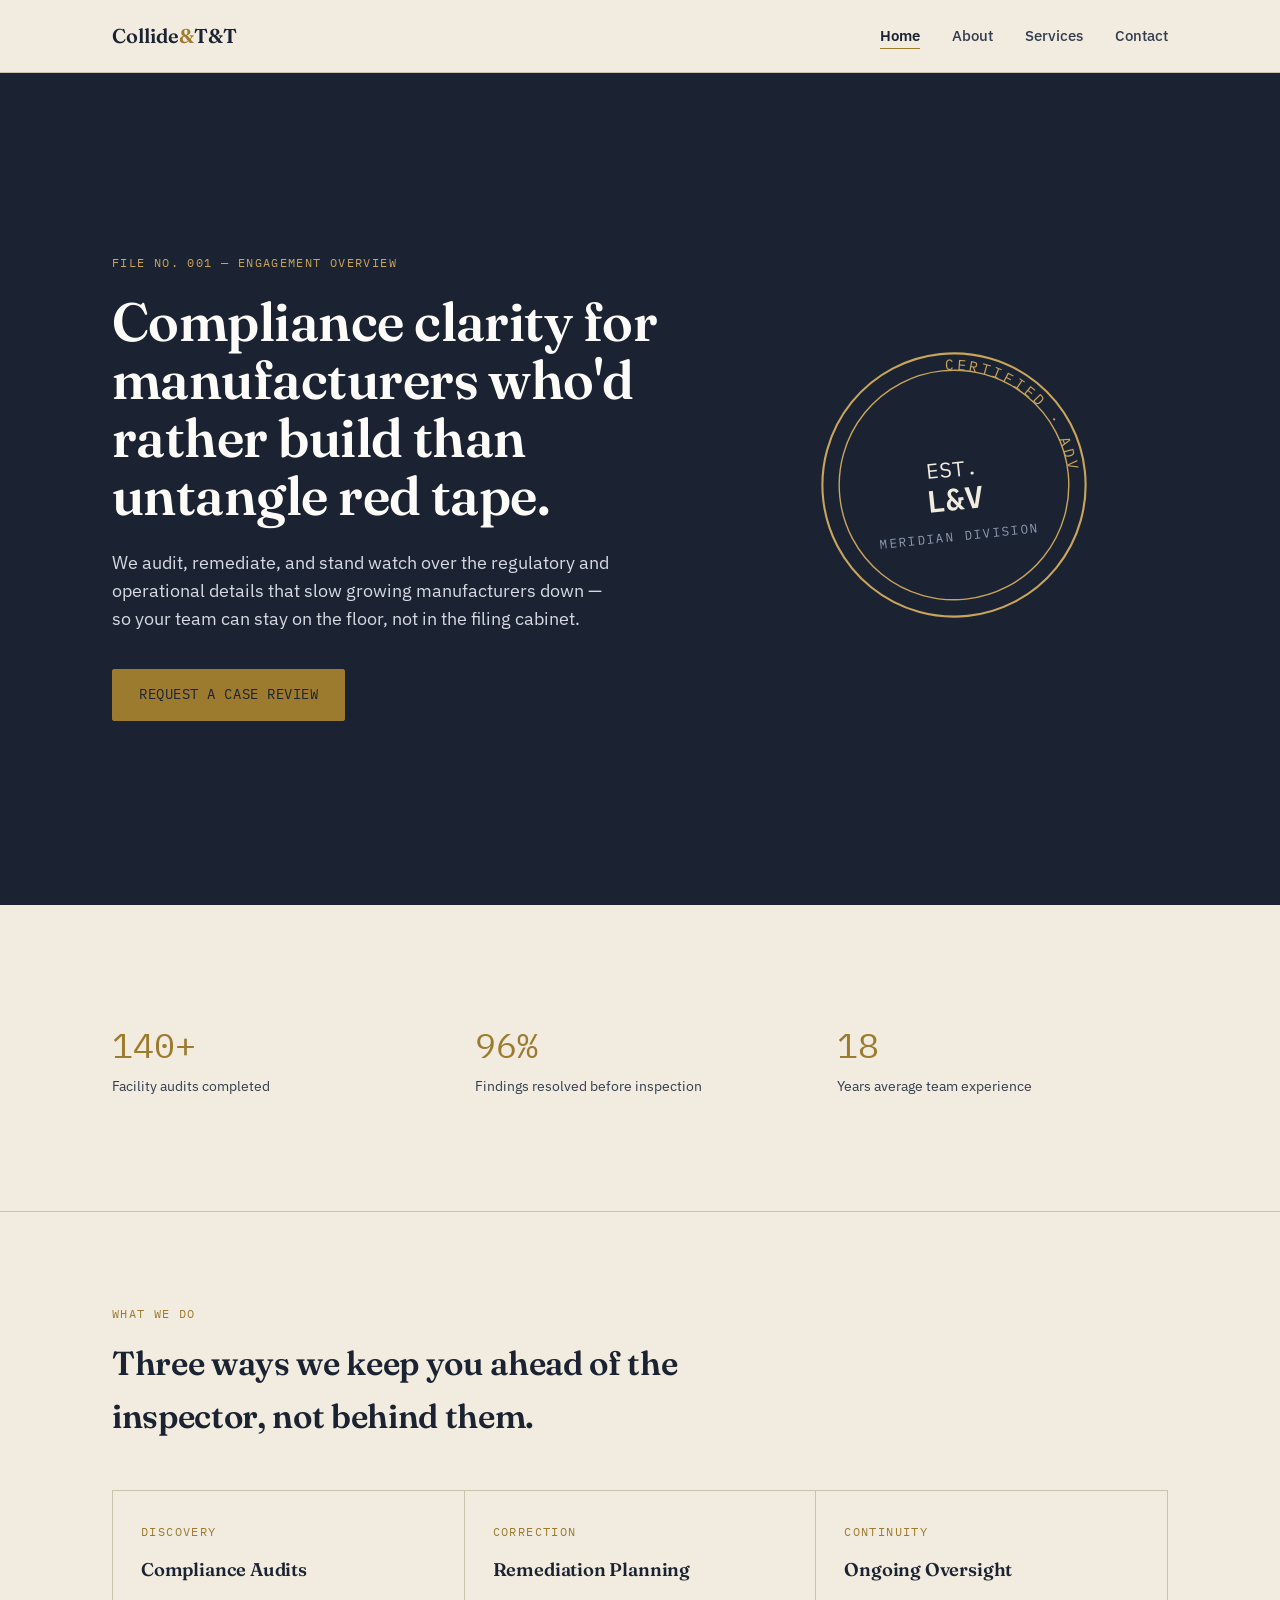
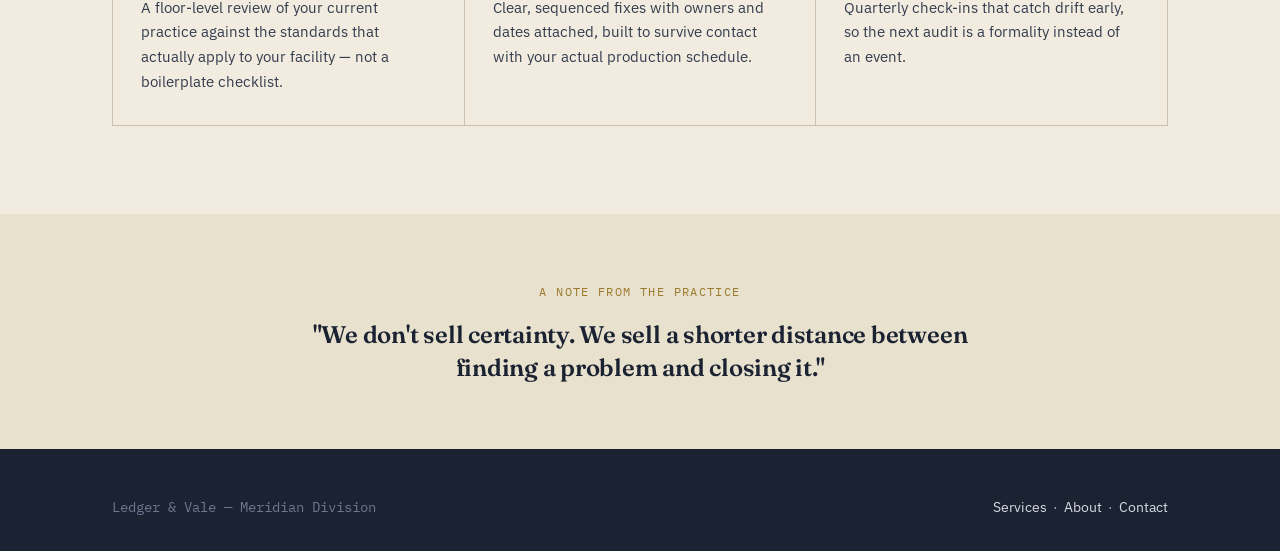
<file: index.html>
<!DOCTYPE html>
<html lang="en">
<head>
<meta charset="UTF-8">
<meta name="viewport" content="width=device-width, initial-scale=1.0">
<title>Collide - Operations Advisory</title>
<link rel="preconnect" href="https://fonts.googleapis.com">
<link href="https://fonts.googleapis.com/css2?family=Fraunces:opsz,wght@9..144,500;9..144,600;9..144,700&family=IBM+Plex+Sans:wght@400;500;600&family=IBM+Plex+Mono:wght@400;500&display=swap" rel="stylesheet">
<link rel="stylesheet" href="style.css">
</head>
<body>

<header class="site-header">
  <nav class="nav">
    <a href="index.html" class="brand">Collide<span>&amp;</span>T&T</a>
    <button class="nav-toggle" aria-label="Toggle menu" aria-expanded="false" id="navToggle"></button>
    <ul class="nav-links" id="navLinks">
      <li><a href="index.html" aria-current="page">Home</a></li>
      <li><a href="about.html">About</a></li>
      <li><a href="services.html">Services</a></li>
      <li><a href="contact.html">Contact</a></li>
    </ul>
  </nav>
</header>

<section class="hero">
  <div class="hero-inner container">
    <div>
      <span class="eyebrow">File No. 001 — Engagement Overview</span>
      <h1>Compliance clarity for manufacturers who'd rather build than untangle red tape.</h1>
      <p class="lede">We audit, remediate, and stand watch over the regulatory and operational details that slow growing manufacturers down — so your team can stay on the floor, not in the filing cabinet.</p>
      <a href="contact.html" class="btn btn-solid">Request a case review</a>
    </div>
    <div class="seal-wrap">
      <svg class="seal" viewBox="0 0 200 200" xmlns="http://www.w3.org/2000/svg" role="img" aria-label="Certified advisory seal">
        <circle cx="100" cy="100" r="94" fill="none" stroke="#C9A45C" stroke-width="1.5"/>
        <circle cx="100" cy="100" r="82" fill="none" stroke="#C9A45C" stroke-width="1"/>
        <path id="seal-circle-top" d="M 100,18 A 82,82 0 0 1 182,100" fill="none"/>
        <text fill="#C9A45C" font-size="10.5" letter-spacing="2">
          <textPath href="#seal-circle-top" startOffset="2">CERTIFIED · ADVISORY · REVIEW</textPath>
        </text>
        <text x="100" y="94" text-anchor="middle" fill="#F1ECDF" font-size="15" font-family="IBM Plex Mono">EST.</text>
        <text x="100" y="118" text-anchor="middle" fill="#F1ECDF" font-size="22" font-family="Fraunces" font-weight="600">L&amp;V</text>
        <text x="100" y="140" text-anchor="middle" fill="#8f9bb3" font-size="9" letter-spacing="1">MERIDIAN DIVISION</text>
      </svg>
    </div>
  </div>
</section>

<section class="section-tight">
  <div class="container">
    <div class="stats">
      <div class="stat"><span class="num">140+</span><span class="label">Facility audits completed</span></div>
      <div class="stat"><span class="num">96%</span><span class="label">Findings resolved before inspection</span></div>
      <div class="stat"><span class="num">18</span><span class="label">Years average team experience</span></div>
    </div>
  </div>
</section>

<hr class="rule">

<section>
  <div class="container">
    <div class="section-head">
      <span class="eyebrow">What we do</span>
      <h2>Three ways we keep you ahead of the inspector, not behind them.</h2>
    </div>
    <div class="grid-3">
      <div class="card">
        <span class="eyebrow">Discovery</span>
        <h3>Compliance Audits</h3>
        <p>A floor-level review of your current practice against the standards that actually apply to your facility — not a boilerplate checklist.</p>
      </div>
      <div class="card">
        <span class="eyebrow">Correction</span>
        <h3>Remediation Planning</h3>
        <p>Clear, sequenced fixes with owners and dates attached, built to survive contact with your actual production schedule.</p>
      </div>
      <div class="card">
        <span class="eyebrow">Continuity</span>
        <h3>Ongoing Oversight</h3>
        <p>Quarterly check-ins that catch drift early, so the next audit is a formality instead of an event.</p>
      </div>
    </div>
  </div>
</section>

<section class="section-tight" style="background:var(--paper-dim);">
  <div class="container" style="max-width:760px; text-align:center;">
    <span class="eyebrow">A note from the practice</span>
    <h2 style="margin-top:14px; font-size:1.5rem; line-height:1.4;">"We don't sell certainty. We sell a shorter distance between finding a problem and closing it."</h2>
  </div>
</section>

<footer>
  <div class="container footer-row">
    <span class="file-ref">Ledger &amp; Vale — Meridian Division</span>
    <div>
      <a href="services.html">Services</a> &nbsp;·&nbsp;
      <a href="about.html">About</a> &nbsp;·&nbsp;
      <a href="contact.html">Contact</a>
    </div>
  </div>
</footer>

<script src="script.js"></script>
</body>
</html>
</file>
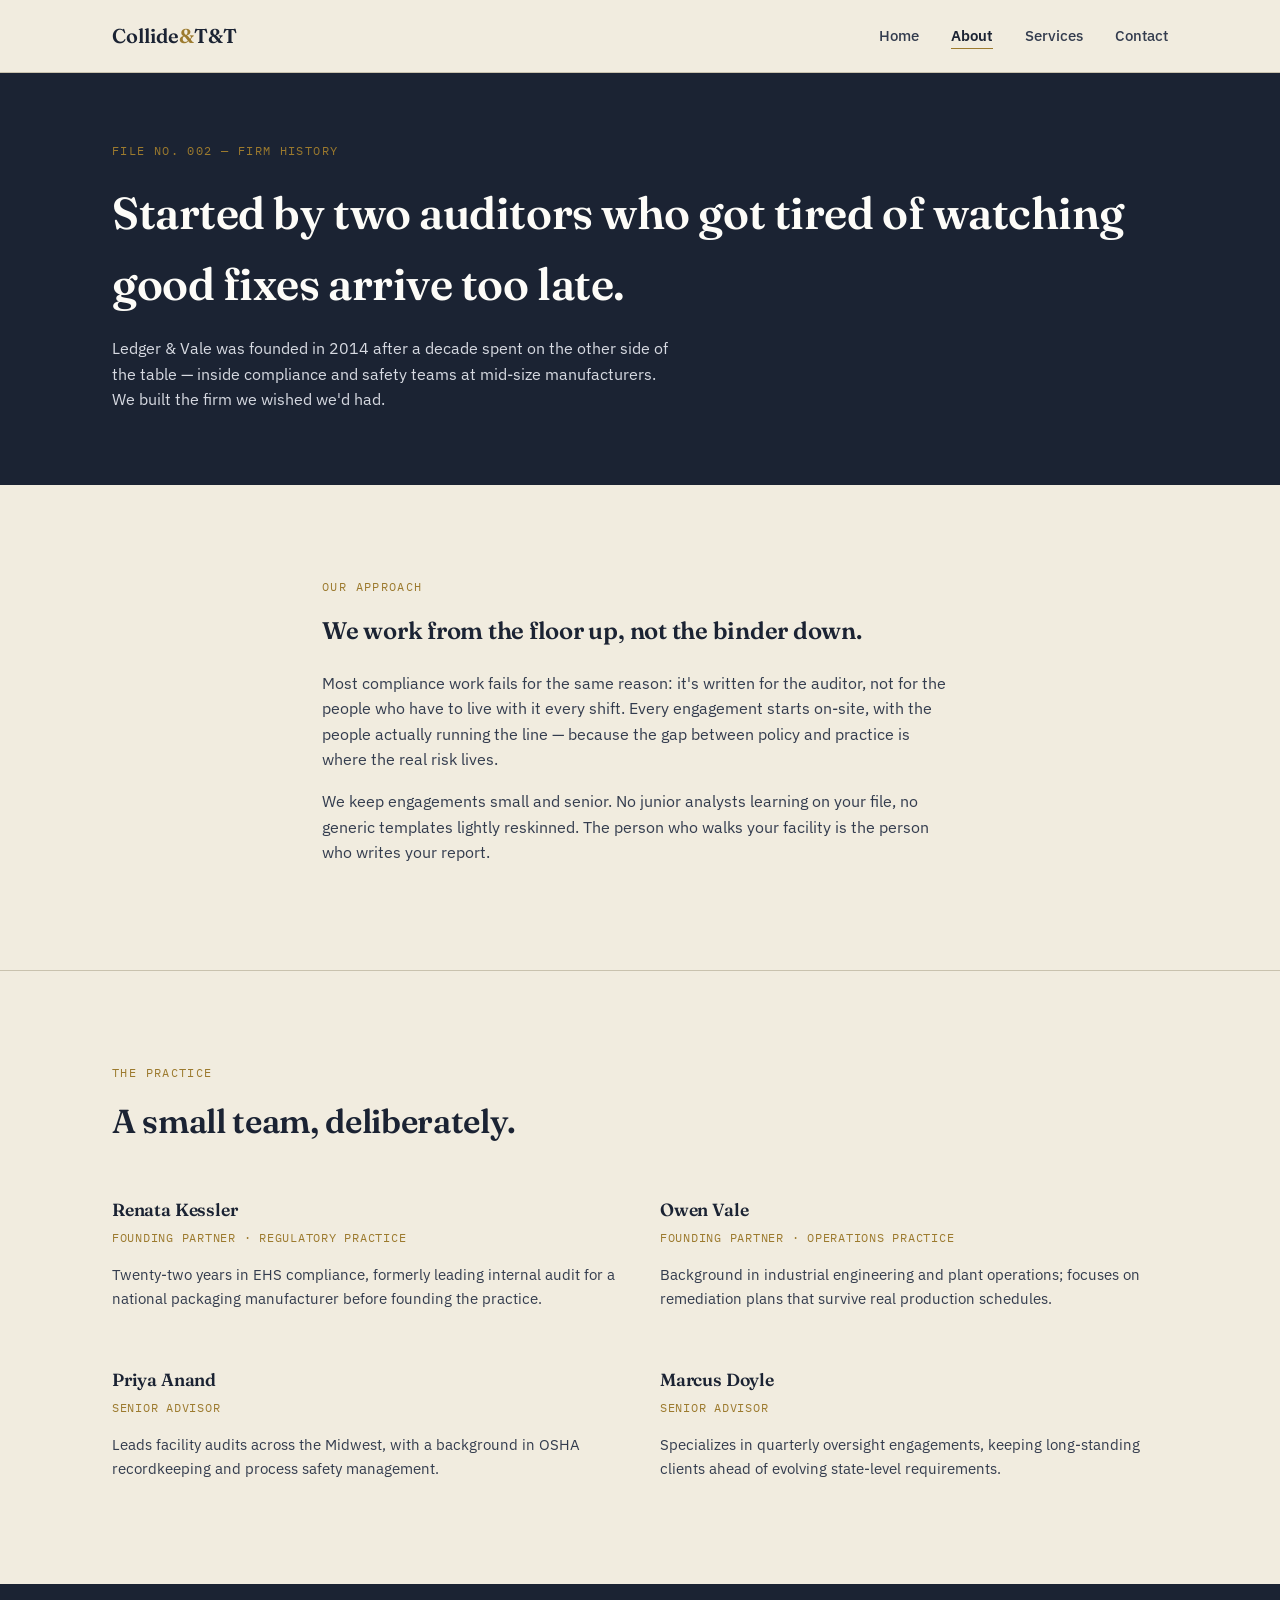
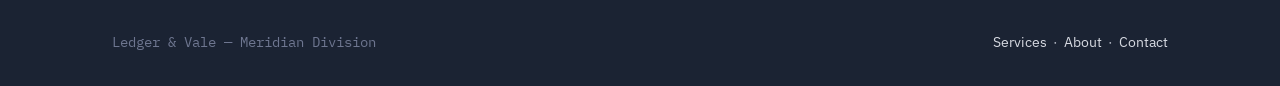
<file: about.html>
<!DOCTYPE html>
<html lang="en">
<head>
<meta charset="UTF-8">
<meta name="viewport" content="width=device-width, initial-scale=1.0">
<title>About — Collide &amp;  </title>
<link rel="preconnect" href="https://fonts.googleapis.com">
<link href="https://fonts.googleapis.com/css2?family=Fraunces:opsz,wght@9..144,500;9..144,600;9..144,700&family=IBM+Plex+Sans:wght@400;500;600&family=IBM+Plex+Mono:wght@400;500&display=swap" rel="stylesheet">
<link rel="stylesheet" href="style.css">
</head>
<body>

<header class="site-header">
  <nav class="nav">
    <a href="index.html" class="brand">Collide<span>&amp;</span>T&T</a>
    <button class="nav-toggle" aria-label="Toggle menu" aria-expanded="false" id="navToggle"></button>
    <ul class="nav-links" id="navLinks">
      <li><a href="index.html">Home</a></li>
      <li><a href="about.html" aria-current="page">About</a></li>
      <li><a href="services.html">Services</a></li>
      <li><a href="contact.html">Contact</a></li>
    </ul>
  </nav>
</header>

<section class="page-hero">
  <div class="container">
    <span class="eyebrow">File No. 002 — Firm History</span>
    <h1>Started by two auditors who got tired of watching good fixes arrive too late.</h1>
    <p>Ledger &amp; Vale was founded in 2014 after a decade spent on the other side of the table — inside compliance and safety teams at mid-size manufacturers. We built the firm we wished we'd had.</p>
  </div>
</section>

<section>
  <div class="container" style="max-width:70ch;">
    <span class="eyebrow">Our approach</span>
    <h2 style="margin-top:14px; margin-bottom:20px;">We work from the floor up, not the binder down.</h2>
    <p style="color:var(--ink-soft);">Most compliance work fails for the same reason: it's written for the auditor, not for the people who have to live with it every shift. Every engagement starts on-site, with the people actually running the line — because the gap between policy and practice is where the real risk lives.</p>
    <p style="color:var(--ink-soft);">We keep engagements small and senior. No junior analysts learning on your file, no generic templates lightly reskinned. The person who walks your facility is the person who writes your report.</p>
  </div>
</section>

<hr class="rule">

<section>
  <div class="container">
    <div class="section-head">
      <span class="eyebrow">The practice</span>
      <h2>A small team, deliberately.</h2>
    </div>
    <div class="team-grid">
      <div class="team-member">
        <h3>Renata Kessler</h3>
        <span class="role">Founding Partner · Regulatory Practice</span>
        <p>Twenty-two years in EHS compliance, formerly leading internal audit for a national packaging manufacturer before founding the practice.</p>
      </div>
      <div class="team-member">
        <h3>Owen Vale</h3>
        <span class="role">Founding Partner · Operations Practice</span>
        <p>Background in industrial engineering and plant operations; focuses on remediation plans that survive real production schedules.</p>
      </div>
      <div class="team-member">
        <h3>Priya Anand</h3>
        <span class="role">Senior Advisor</span>
        <p>Leads facility audits across the Midwest, with a background in OSHA recordkeeping and process safety management.</p>
      </div>
      <div class="team-member">
        <h3>Marcus Doyle</h3>
        <span class="role">Senior Advisor</span>
        <p>Specializes in quarterly oversight engagements, keeping long-standing clients ahead of evolving state-level requirements.</p>
      </div>
    </div>
  </div>
</section>

<footer>
  <div class="container footer-row">
    <span class="file-ref">Ledger &amp; Vale — Meridian Division</span>
    <div>
      <a href="services.html">Services</a> &nbsp;·&nbsp;
      <a href="about.html">About</a> &nbsp;·&nbsp;
      <a href="contact.html">Contact</a>
    </div>
  </div>
</footer>

<script src="script.js"></script>
</body>
</html>
</file>
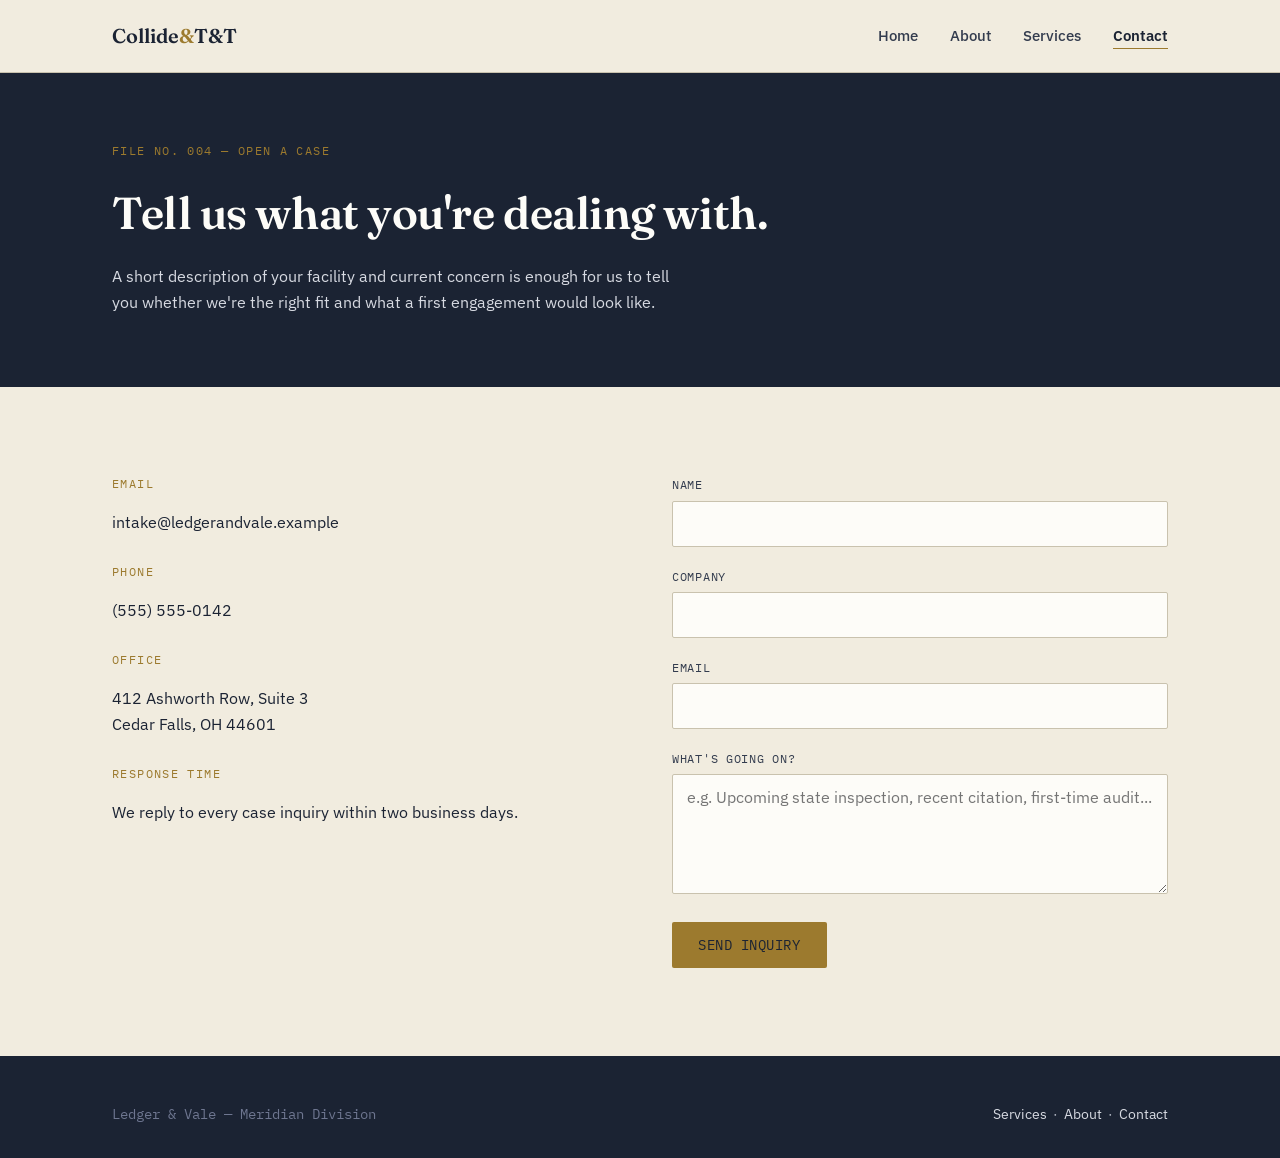
<file: contact.html>
<!DOCTYPE html>
<html lang="en">
<head>
<meta charset="UTF-8">
<meta name="viewport" content="width=device-width, initial-scale=1.0">
<title>Contact — Ledger &amp; Vale</title>
<link rel="preconnect" href="https://fonts.googleapis.com">
<link href="https://fonts.googleapis.com/css2?family=Fraunces:opsz,wght@9..144,500;9..144,600;9..144,700&family=IBM+Plex+Sans:wght@400;500;600&family=IBM+Plex+Mono:wght@400;500&display=swap" rel="stylesheet">
<link rel="stylesheet" href="style.css">
</head>
<body>

<header class="site-header">
  <nav class="nav">
    <a href="index.html" class="brand">Collide<span>&amp;</span>T&T</a>
    <button class="nav-toggle" aria-label="Toggle menu" aria-expanded="false" id="navToggle"></button>
    <ul class="nav-links" id="navLinks">
      <li><a href="index.html">Home</a></li>
      <li><a href="about.html">About</a></li>
      <li><a href="services.html">Services</a></li>
      <li><a href="contact.html" aria-current="page">Contact</a></li>
    </ul>
  </nav>
</header>

<section class="page-hero">
  <div class="container">
    <span class="eyebrow">File No. 004 — Open a Case</span>
    <h1>Tell us what you're dealing with.</h1>
    <p>A short description of your facility and current concern is enough for us to tell you whether we're the right fit and what a first engagement would look like.</p>
  </div>
</section>

<section>
  <div class="container contact-grid">
    <div>
      <div class="info-block">
        <span class="eyebrow">Email</span>
        <p><a href="mailto:intake@ledgerandvale.example">intake@ledgerandvale.example</a></p>
      </div>
      <div class="info-block">
        <span class="eyebrow">Phone</span>
        <p><a href="tel:+15555550142">(555) 555-0142</a></p>
      </div>
      <div class="info-block">
        <span class="eyebrow">Office</span>
        <p>412 Ashworth Row, Suite 3<br>Cedar Falls, OH 44601</p>
      </div>
      <div class="info-block">
        <span class="eyebrow">Response time</span>
        <p>We reply to every case inquiry within two business days.</p>
      </div>
    </div>

    <form action="mailto:intake@ledgerandvale.example" method="post" enctype="text/plain">
      <div>
        <label for="name">Name</label>
        <input type="text" id="name" name="name" required>
      </div>
      <div>
        <label for="company">Company</label>
        <input type="text" id="company" name="company" required>
      </div>
      <div>
        <label for="email">Email</label>
        <input type="email" id="email" name="email" required>
      </div>
      <div>
        <label for="message">What's going on?</label>
        <textarea id="message" name="message" required placeholder="e.g. Upcoming state inspection, recent citation, first-time audit..."></textarea>
      </div>
      <button type="submit" class="btn btn-solid" style="border:none; cursor:pointer; align-self:flex-start;">Send inquiry</button>
    </form>
  </div>
</section>

<footer>
  <div class="container footer-row">
    <span class="file-ref">Ledger &amp; Vale — Meridian Division</span>
    <div>
      <a href="services.html">Services</a> &nbsp;·&nbsp;
      <a href="about.html">About</a> &nbsp;·&nbsp;
      <a href="contact.html">Contact</a>
    </div>
  </div>
</footer>

<script src="script.js"></script>
</body>
</html>
</file>
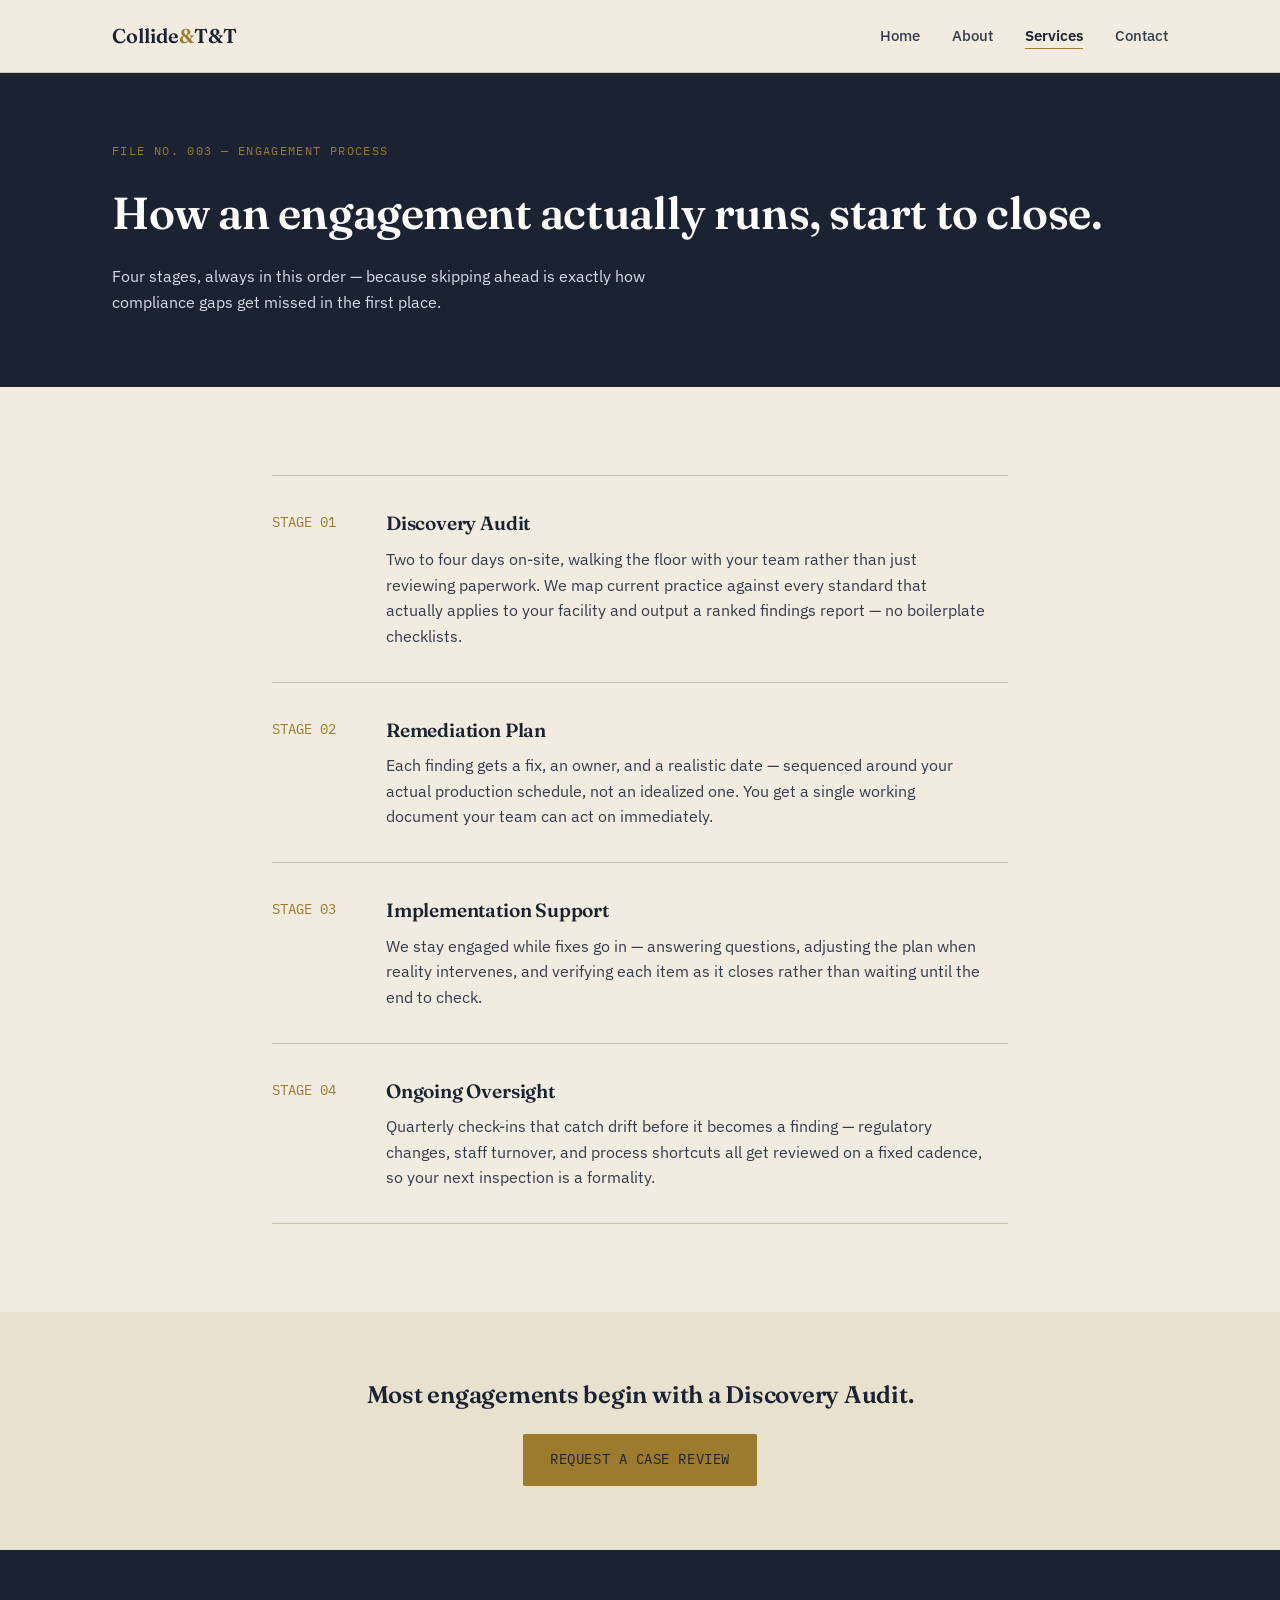
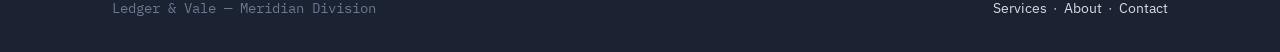
<file: services.html>
<!DOCTYPE html>
<html lang="en">
<head>
<meta charset="UTF-8">
<meta name="viewport" content="width=device-width, initial-scale=1.0">
<title>Services — Ledger &amp; Vale</title>
<link rel="preconnect" href="https://fonts.googleapis.com">
<link href="https://fonts.googleapis.com/css2?family=Fraunces:opsz,wght@9..144,500;9..144,600;9..144,700&family=IBM+Plex+Sans:wght@400;500;600&family=IBM+Plex+Mono:wght@400;500&display=swap" rel="stylesheet">
<link rel="stylesheet" href="style.css">
</head>
<body>

<header class="site-header">
  <nav class="nav">
    <a href="index.html" class="brand">Collide<span>&amp;</span>T&T</a>
    <button class="nav-toggle" aria-label="Toggle menu" aria-expanded="false" id="navToggle"></button>
    <ul class="nav-links" id="navLinks">
      <li><a href="index.html">Home</a></li>
      <li><a href="about.html">About</a></li>
      <li><a href="services.html" aria-current="page">Services</a></li>
      <li><a href="contact.html">Contact</a></li>
    </ul>
  </nav>
</header>

<section class="page-hero">
  <div class="container">
    <span class="eyebrow">File No. 003 — Engagement Process</span>
    <h1>How an engagement actually runs, start to close.</h1>
    <p>Four stages, always in this order — because skipping ahead is exactly how compliance gaps get missed in the first place.</p>
  </div>
</section>

<section>
  <div class="container" style="max-width:800px;">
    <ul class="process">
      <li>
        <span class="step-no">STAGE 01</span>
        <div>
          <h3>Discovery Audit</h3>
          <p>Two to four days on-site, walking the floor with your team rather than just reviewing paperwork. We map current practice against every standard that actually applies to your facility and output a ranked findings report — no boilerplate checklists.</p>
        </div>
      </li>
      <li>
        <span class="step-no">STAGE 02</span>
        <div>
          <h3>Remediation Plan</h3>
          <p>Each finding gets a fix, an owner, and a realistic date — sequenced around your actual production schedule, not an idealized one. You get a single working document your team can act on immediately.</p>
        </div>
      </li>
      <li>
        <span class="step-no">STAGE 03</span>
        <div>
          <h3>Implementation Support</h3>
          <p>We stay engaged while fixes go in — answering questions, adjusting the plan when reality intervenes, and verifying each item as it closes rather than waiting until the end to check.</p>
        </div>
      </li>
      <li>
        <span class="step-no">STAGE 04</span>
        <div>
          <h3>Ongoing Oversight</h3>
          <p>Quarterly check-ins that catch drift before it becomes a finding — regulatory changes, staff turnover, and process shortcuts all get reviewed on a fixed cadence, so your next inspection is a formality.</p>
        </div>
      </li>
    </ul>
  </div>
</section>

<section class="section-tight" style="background:var(--paper-dim); text-align:center;">
  <div class="container">
    <h2 style="font-size:1.5rem; margin-bottom:20px;">Most engagements begin with a Discovery Audit.</h2>
    <a href="contact.html" class="btn btn-solid" style="border-color:transparent;">Request a case review</a>
  </div>
</section>

<footer>
  <div class="container footer-row">
    <span class="file-ref">Ledger &amp; Vale — Meridian Division</span>
    <div>
      <a href="services.html">Services</a> &nbsp;·&nbsp;
      <a href="about.html">About</a> &nbsp;·&nbsp;
      <a href="contact.html">Contact</a>
    </div>
  </div>
</footer>

<script src="script.js"></script>
</body>
</html>
</file>
<file: style.css>
/* ===== Tokens ===== */
:root {
  --paper: #F1ECDF;
  --paper-dim: #E8E1CE;
  --ink: #1B2333;
  --ink-soft: #333C4E;
  --brass: #9C7A2E;
  --brass-light: #C9A45C;
  --rule: #C9C2AE;
  --stamp-red: #8C3B32;
  --white: #FDFCF8;

  --display: "Fraunces", serif;
  --body: "IBM Plex Sans", sans-serif;
  --mono: "IBM Plex Mono", monospace;
}

* { box-sizing: border-box; }
html { scroll-behavior: smooth; }

body {
  margin: 0;
  background: var(--paper);
  color: var(--ink);
  font-family: var(--body);
  font-size: 16px;
  line-height: 1.6;
  -webkit-font-smoothing: antialiased;
}

@media (prefers-reduced-motion: reduce) {
  html { scroll-behavior: auto; }
  * { animation-duration: 0.001ms !important; transition-duration: 0.001ms !important; }
}

a { color: inherit; }
:focus-visible { outline: 2px solid var(--brass); outline-offset: 3px; }

h1, h2, h3 {
  font-family: var(--display);
  font-weight: 600;
  margin: 0;
  color: var(--ink);
  letter-spacing: -0.01em;
}

.eyebrow {
  font-family: var(--mono);
  font-size: 0.72rem;
  letter-spacing: 0.12em;
  text-transform: uppercase;
  color: var(--brass);
}

.container {
  max-width: 1120px;
  margin: 0 auto;
  padding: 0 32px;
}

/* ===== Header / Nav ===== */
.site-header {
  position: sticky;
  top: 0;
  z-index: 20;
  background: var(--paper);
  border-bottom: 1px solid var(--rule);
}

.nav {
  display: flex;
  align-items: center;
  justify-content: space-between;
  padding: 20px 32px;
  max-width: 1120px;
  margin: 0 auto;
}

.brand {
  font-family: var(--display);
  font-size: 1.25rem;
  font-weight: 600;
  text-decoration: none;
  color: var(--ink);
}
.brand span { color: var(--brass); }

.nav-links {
  display: flex;
  gap: 32px;
  list-style: none;
  margin: 0;
  padding: 0;
}

.nav-links a {
  text-decoration: none;
  font-size: 0.92rem;
  font-weight: 500;
  color: var(--ink-soft);
  position: relative;
  padding-bottom: 4px;
}
.nav-links a::after {
  content: "";
  position: absolute;
  left: 0; bottom: 0;
  width: 0; height: 1px;
  background: var(--brass);
  transition: width 0.25s ease;
}
.nav-links a:hover::after,
.nav-links a[aria-current="page"]::after { width: 100%; }
.nav-links a[aria-current="page"] { color: var(--ink); font-weight: 600; }

.nav-toggle {
  display: none;
  background: none;
  border: 1px solid var(--rule);
  border-radius: 4px;
  width: 40px; height: 40px;
  cursor: pointer;
}
.nav-toggle span, .nav-toggle::before, .nav-toggle::after {
  content: "";
  display: block;
  width: 18px; height: 1.5px;
  background: var(--ink);
  margin: 4px auto;
}

@media (max-width: 780px) {
  .nav-links {
    position: absolute;
    top: 100%; left: 0; right: 0;
    flex-direction: column;
    gap: 0;
    background: var(--paper);
    border-bottom: 1px solid var(--rule);
    max-height: 0;
    overflow: hidden;
    transition: max-height 0.3s ease;
  }
  .nav-links.open { max-height: 300px; }
  .nav-links li { padding: 14px 32px; border-top: 1px solid var(--rule); }
  .nav-toggle { display: block; }
}

/* ===== Hero ===== */
.hero {
  background: var(--ink);
  color: var(--white);
  overflow: hidden;
}
.hero-inner {
  display: grid;
  grid-template-columns: 1.15fr 0.85fr;
  gap: 48px;
  align-items: center;
  padding: 88px 32px 96px;
}
.hero h1 {
  color: var(--white);
  font-size: clamp(2.4rem, 4.2vw, 3.6rem);
  line-height: 1.08;
  margin: 18px 0 24px;
}
.hero p.lede {
  font-size: 1.1rem;
  color: #D7DAE2;
  max-width: 46ch;
  margin-bottom: 36px;
}
.hero .eyebrow { color: var(--brass-light); }

.btn {
  display: inline-flex;
  align-items: center;
  gap: 8px;
  font-family: var(--mono);
  font-size: 0.85rem;
  letter-spacing: 0.04em;
  text-transform: uppercase;
  text-decoration: none;
  padding: 14px 26px;
  border-radius: 2px;
  border: 1px solid var(--brass);
  color: var(--white);
  background: transparent;
  transition: background 0.2s ease, color 0.2s ease;
}
.btn:hover { background: var(--brass); color: var(--ink); }
.btn-solid {
  background: var(--brass);
  color: var(--ink);
}
.btn-solid:hover { background: var(--brass-light); }

/* Seal / stamp signature element */
.seal-wrap { display: flex; justify-content: center; }
.seal {
  width: min(280px, 100%);
  height: auto;
  transform: rotate(-6deg);
}
.seal text { font-family: var(--mono); }

/* ===== Sections ===== */
section { padding: 88px 0; }
.section-tight { padding: 64px 0; }

.section-head {
  margin-bottom: 48px;
  max-width: 60ch;
}
.section-head h2 { font-size: clamp(1.6rem, 2.6vw, 2.1rem); margin-top: 10px; }

.rule {
  border: none;
  border-top: 1px solid var(--rule);
  margin: 0;
}

/* Cards */
.grid-3 {
  display: grid;
  grid-template-columns: repeat(3, 1fr);
  gap: 1px;
  background: var(--rule);
  border: 1px solid var(--rule);
}
.card {
  background: var(--paper);
  padding: 32px 28px;
}
.card .eyebrow { display: block; margin-bottom: 14px; }
.card h3 { font-size: 1.15rem; margin-bottom: 10px; }
.card p { color: var(--ink-soft); font-size: 0.96rem; margin: 0; }

@media (max-width: 860px) {
  .hero-inner { grid-template-columns: 1fr; padding: 56px 24px 64px; }
  .seal-wrap { order: -1; }
  .grid-3 { grid-template-columns: 1fr; }
}

/* Process list (services page) — legitimate sequence */
.process { list-style: none; margin: 0; padding: 0; }
.process li {
  display: grid;
  grid-template-columns: 90px 1fr;
  gap: 24px;
  padding: 32px 0;
  border-top: 1px solid var(--rule);
}
.process li:last-child { border-bottom: 1px solid var(--rule); }
.process .step-no {
  font-family: var(--mono);
  color: var(--brass);
  font-size: 0.85rem;
  padding-top: 4px;
}
.process h3 { margin-bottom: 8px; font-size: 1.2rem; }
.process p { color: var(--ink-soft); margin: 0; max-width: 60ch; }

/* Stats strip */
.stats {
  display: grid;
  grid-template-columns: repeat(3, 1fr);
  gap: 32px;
  padding: 48px 0;
}
.stat .num {
  font-family: var(--mono);
  font-size: 2.2rem;
  color: var(--brass);
  display: block;
}
.stat .label {
  font-size: 0.86rem;
  color: var(--ink-soft);
}
@media (max-width: 700px) {
  .stats { grid-template-columns: 1fr; }
}

/* Team */
.team-grid {
  display: grid;
  grid-template-columns: repeat(2, 1fr);
  gap: 40px;
}
.team-member h3 { font-size: 1.1rem; margin-bottom: 4px; }
.team-member .role {
  font-family: var(--mono);
  font-size: 0.78rem;
  color: var(--brass);
  text-transform: uppercase;
  letter-spacing: 0.06em;
  display: block;
  margin-bottom: 12px;
}
.team-member p { color: var(--ink-soft); font-size: 0.94rem; }
@media (max-width: 700px) {
  .team-grid { grid-template-columns: 1fr; }
}

/* Forms */
.contact-grid {
  display: grid;
  grid-template-columns: 1fr 1fr;
  gap: 64px;
}
@media (max-width: 860px) {
  .contact-grid { grid-template-columns: 1fr; }
}
form { display: flex; flex-direction: column; gap: 20px; }
label {
  font-family: var(--mono);
  font-size: 0.75rem;
  text-transform: uppercase;
  letter-spacing: 0.06em;
  color: var(--ink-soft);
  display: block;
  margin-bottom: 6px;
}
input, textarea {
  width: 100%;
  font-family: var(--body);
  font-size: 1rem;
  padding: 12px 14px;
  border: 1px solid var(--rule);
  background: var(--white);
  color: var(--ink);
  border-radius: 2px;
}
input:focus, textarea:focus { border-color: var(--brass); }
textarea { resize: vertical; min-height: 120px; }

.info-block { margin-bottom: 28px; }
.info-block .eyebrow { display: block; margin-bottom: 8px; }
.info-block p, .info-block a { font-size: 1rem; text-decoration: none; }
.info-block a:hover { color: var(--brass); }

/* Footer */
footer {
  background: var(--ink);
  color: #B7BCC8;
  padding: 48px 0 32px;
  font-size: 0.85rem;
}
.footer-row {
  display: flex;
  justify-content: space-between;
  flex-wrap: wrap;
  gap: 16px;
  align-items: center;
}
footer a { text-decoration: none; color: #D7DAE2; }
footer a:hover { color: var(--brass-light); }
.file-ref { font-family: var(--mono); color: #6E7690; }

/* Page hero (non-home pages) */
.page-hero {
  background: var(--ink);
  color: var(--white);
  padding: 64px 0 56px;
}
.page-hero h1 { color: var(--white); font-size: clamp(2rem, 3.6vw, 2.8rem); margin-top: 14px; }
.page-hero p { color: #D7DAE2; max-width: 56ch; margin-top: 16px; }
</file>
